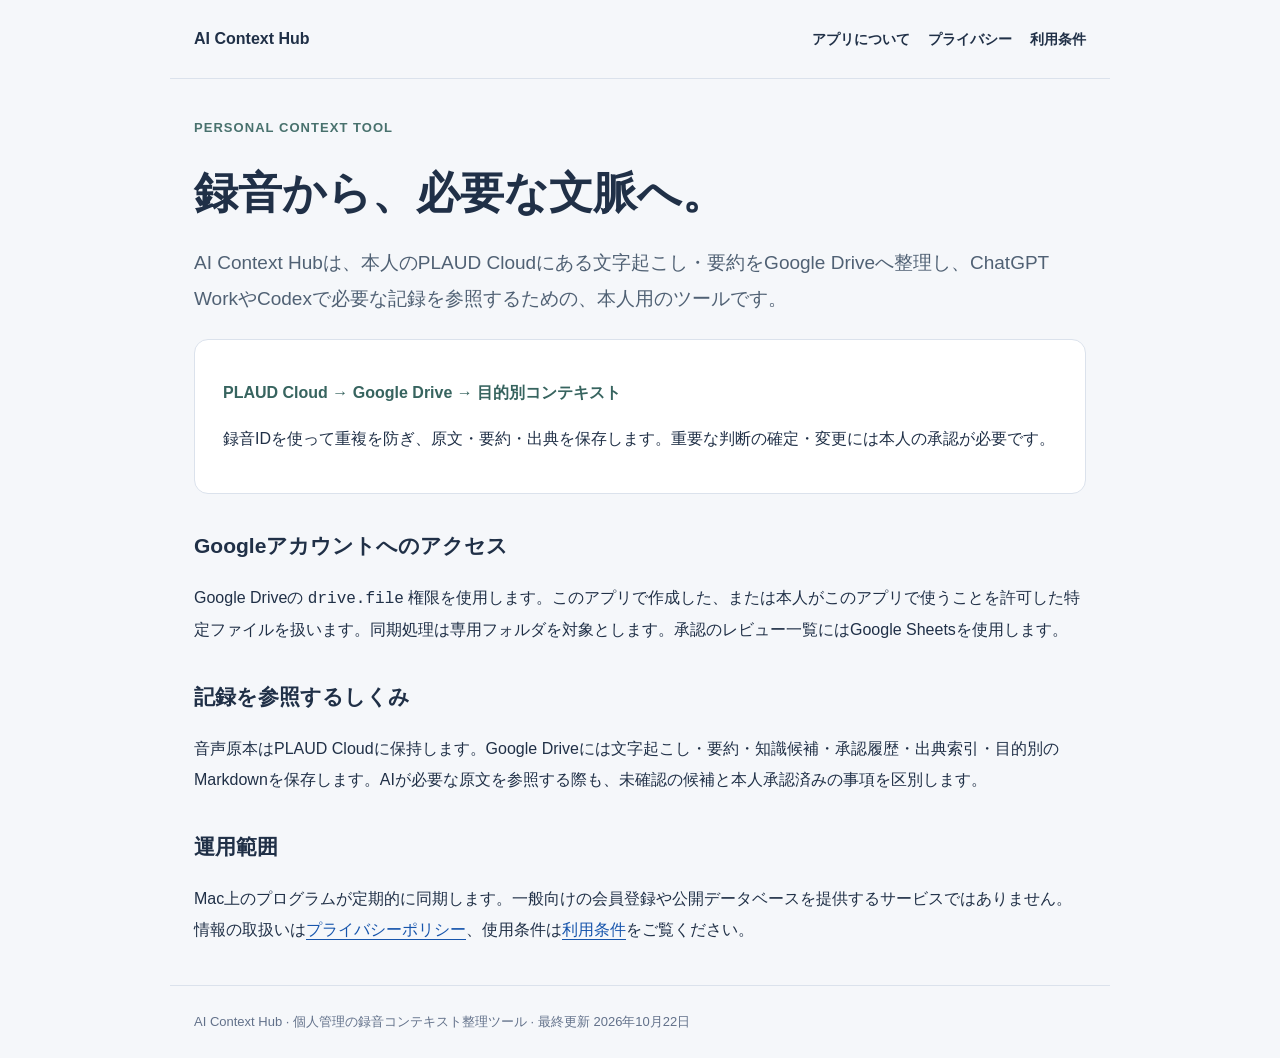
<file: index.html>
<!doctype html>
<html lang="ja"><head><meta charset="utf-8"><meta name="viewport" content="width=device-width, initial-scale=1"><title>アプリについて | AI Context Hub</title><link rel="stylesheet" href="style.css"><meta name="google-site-verification" content="VznNWMN3qQZ23jql1AAN5ZEtXPRwuHPbw-g-A1J9b-M" /></head><body>
<header><a href="index.html">AI Context Hub</a><nav aria-label="サイト内"><a href="index.html">アプリについて</a><a href="privacy.html">プライバシー</a><a href="terms.html">利用条件</a></nav></header>
<main><p class="eyebrow">PERSONAL CONTEXT TOOL</p><h1>録音から、必要な文脈へ。</h1>
<p class="lead">AI Context Hubは、本人のPLAUD Cloudにある文字起こし・要約をGoogle Driveへ整理し、ChatGPT WorkやCodexで必要な記録を参照するための、本人用のツールです。</p>
<div class="card"><p class="flow">PLAUD Cloud → Google Drive → 目的別コンテキスト</p><p>録音IDを使って重複を防ぎ、原文・要約・出典を保存します。重要な判断の確定・変更には本人の承認が必要です。</p></div>
<h2>Googleアカウントへのアクセス</h2><p>Google Driveの <code>drive.file</code> 権限を使用します。このアプリで作成した、または本人がこのアプリで使うことを許可した特定ファイルを扱います。同期処理は専用フォルダを対象とします。承認のレビュー一覧にはGoogle Sheetsを使用します。</p>
<h2>記録を参照するしくみ</h2><p>音声原本はPLAUD Cloudに保持します。Google Driveには文字起こし・要約・知識候補・承認履歴・出典索引・目的別のMarkdownを保存します。AIが必要な原文を参照する際も、未確認の候補と本人承認済みの事項を区別します。</p>
<h2>運用範囲</h2><p>Mac上のプログラムが定期的に同期します。一般向けの会員登録や公開データベースを提供するサービスではありません。情報の取扱いは<a href="privacy.html">プライバシーポリシー</a>、使用条件は<a href="terms.html">利用条件</a>をご覧ください。</p></main>
<footer>AI Context Hub · 個人管理の録音コンテキスト整理ツール · 最終更新 2026年10月22日</footer></body></html>
</file>
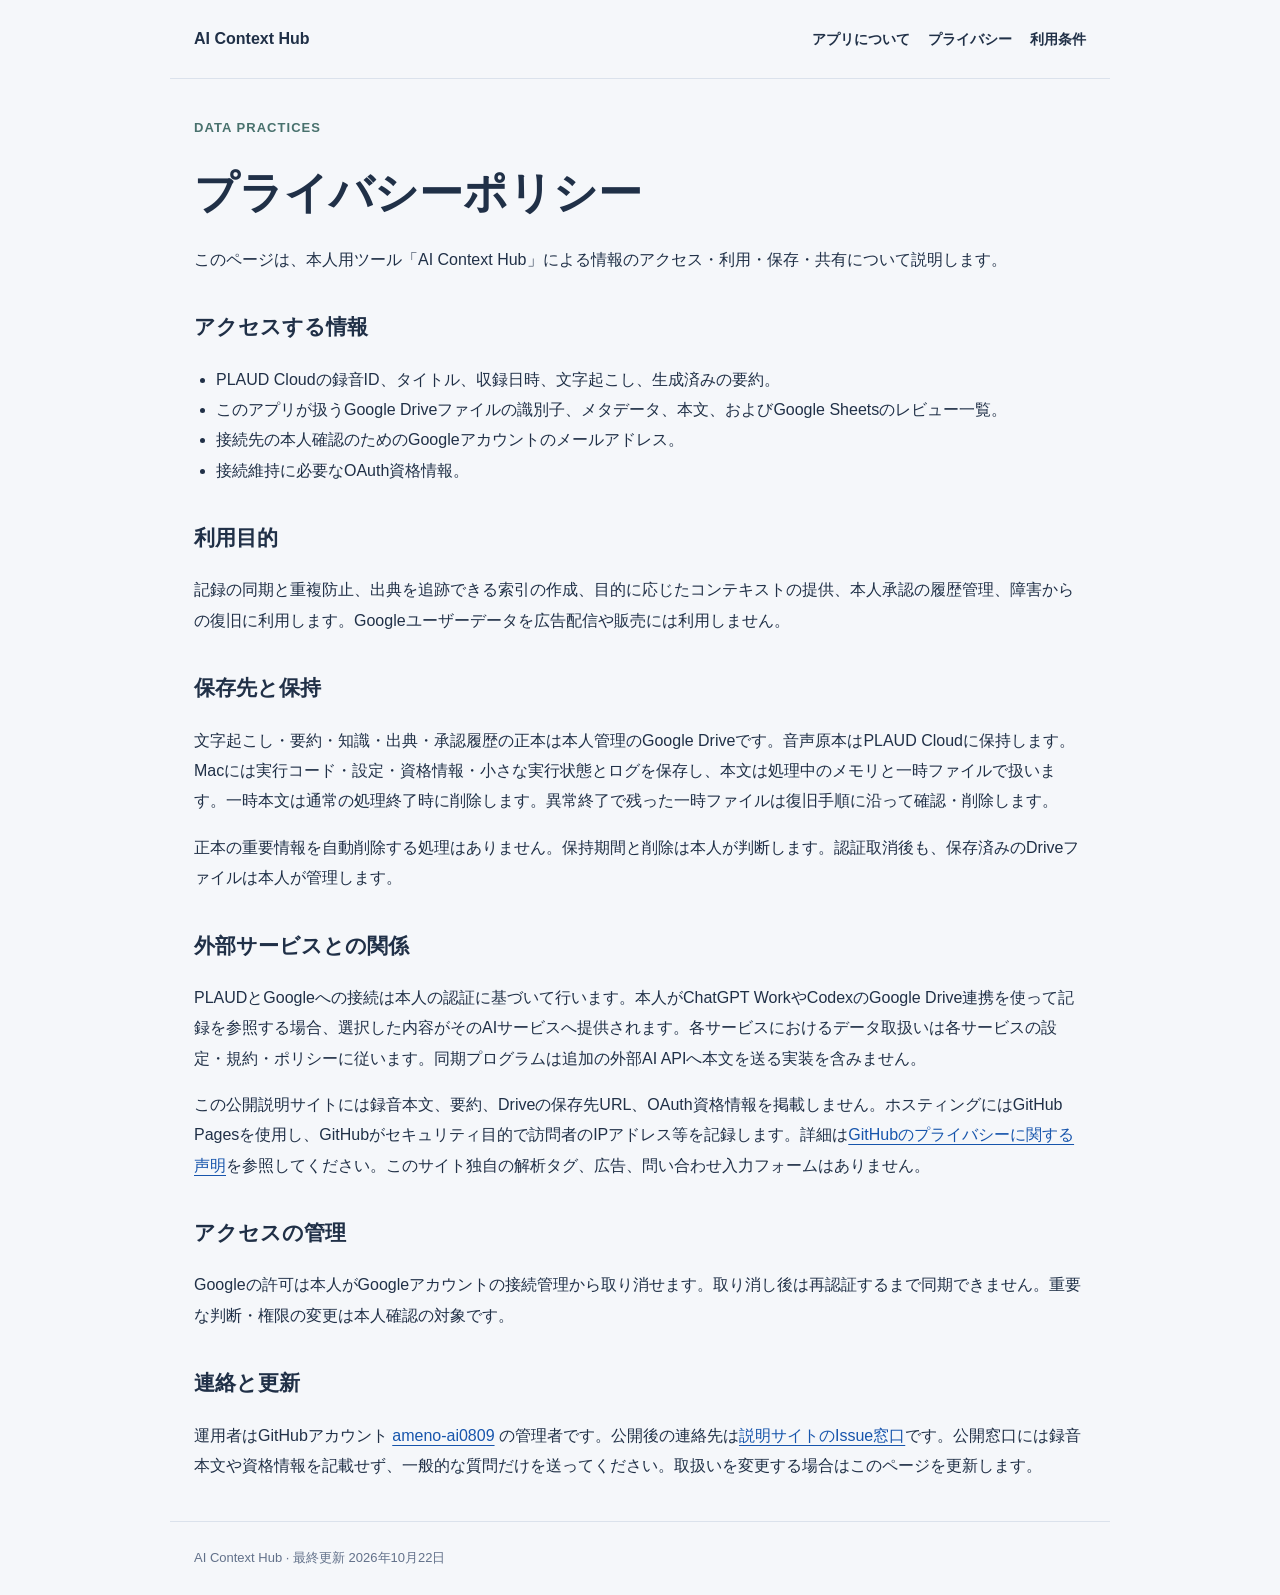
<file: privacy.html>
<!doctype html>
<html lang="ja"><head><meta charset="utf-8"><meta name="viewport" content="width=device-width, initial-scale=1"><title>プライバシーポリシー | AI Context Hub</title><link rel="stylesheet" href="style.css"></head><body>
<header><a href="index.html">AI Context Hub</a><nav aria-label="サイト内"><a href="index.html">アプリについて</a><a href="privacy.html">プライバシー</a><a href="terms.html">利用条件</a></nav></header>
<main><p class="eyebrow">DATA PRACTICES</p><h1>プライバシーポリシー</h1><p>このページは、本人用ツール「AI Context Hub」による情報のアクセス・利用・保存・共有について説明します。</p>
<h2>アクセスする情報</h2><ul><li>PLAUD Cloudの録音ID、タイトル、収録日時、文字起こし、生成済みの要約。</li><li>このアプリが扱うGoogle Driveファイルの識別子、メタデータ、本文、およびGoogle Sheetsのレビュー一覧。</li><li>接続先の本人確認のためのGoogleアカウントのメールアドレス。</li><li>接続維持に必要なOAuth資格情報。</li></ul>
<h2>利用目的</h2><p>記録の同期と重複防止、出典を追跡できる索引の作成、目的に応じたコンテキストの提供、本人承認の履歴管理、障害からの復旧に利用します。Googleユーザーデータを広告配信や販売には利用しません。</p>
<h2>保存先と保持</h2><p>文字起こし・要約・知識・出典・承認履歴の正本は本人管理のGoogle Driveです。音声原本はPLAUD Cloudに保持します。Macには実行コード・設定・資格情報・小さな実行状態とログを保存し、本文は処理中のメモリと一時ファイルで扱います。一時本文は通常の処理終了時に削除します。異常終了で残った一時ファイルは復旧手順に沿って確認・削除します。</p><p>正本の重要情報を自動削除する処理はありません。保持期間と削除は本人が判断します。認証取消後も、保存済みのDriveファイルは本人が管理します。</p>
<h2>外部サービスとの関係</h2><p>PLAUDとGoogleへの接続は本人の認証に基づいて行います。本人がChatGPT WorkやCodexのGoogle Drive連携を使って記録を参照する場合、選択した内容がそのAIサービスへ提供されます。各サービスにおけるデータ取扱いは各サービスの設定・規約・ポリシーに従います。同期プログラムは追加の外部AI APIへ本文を送る実装を含みません。</p>
<p>この公開説明サイトには録音本文、要約、Driveの保存先URL、OAuth資格情報を掲載しません。ホスティングにはGitHub Pagesを使用し、GitHubがセキュリティ目的で訪問者のIPアドレス等を記録します。詳細は<a href="https://docs.github.com/en/site-policy/privacy-policies/github-general-privacy-statement">GitHubのプライバシーに関する声明</a>を参照してください。このサイト独自の解析タグ、広告、問い合わせ入力フォームはありません。</p>
<h2>アクセスの管理</h2><p>Googleの許可は本人がGoogleアカウントの接続管理から取り消せます。取り消し後は再認証するまで同期できません。重要な判断・権限の変更は本人確認の対象です。</p>
<h2>連絡と更新</h2><p>運用者はGitHubアカウント <a href="https://github.com/ameno-ai0809">ameno-ai0809</a> の管理者です。公開後の連絡先は<a href="https://github.com/ameno-ai0809/ameno-ai0809.github.io/issues">説明サイトのIssue窓口</a>です。公開窓口には録音本文や資格情報を記載せず、一般的な質問だけを送ってください。取扱いを変更する場合はこのページを更新します。</p></main>
<footer>AI Context Hub · 最終更新 2026年10月22日</footer></body></html>
</file>
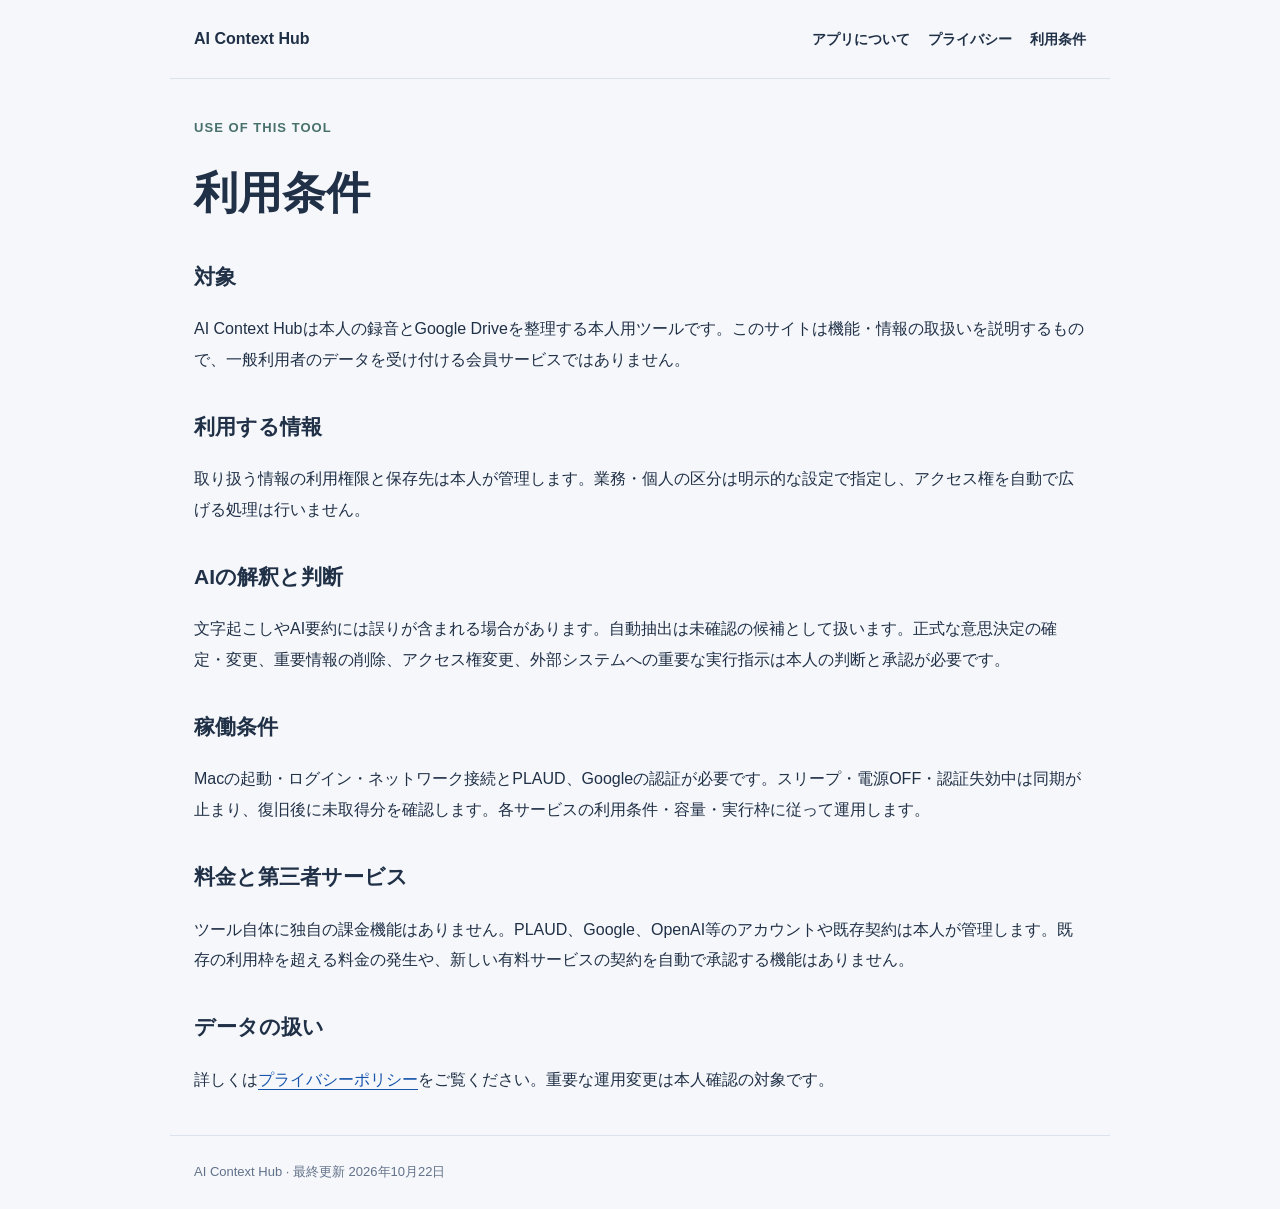
<file: terms.html>
<!doctype html>
<html lang="ja"><head><meta charset="utf-8"><meta name="viewport" content="width=device-width, initial-scale=1"><title>利用条件 | AI Context Hub</title><link rel="stylesheet" href="style.css"></head><body>
<header><a href="index.html">AI Context Hub</a><nav aria-label="サイト内"><a href="index.html">アプリについて</a><a href="privacy.html">プライバシー</a><a href="terms.html">利用条件</a></nav></header>
<main><p class="eyebrow">USE OF THIS TOOL</p><h1>利用条件</h1>
<h2>対象</h2><p>AI Context Hubは本人の録音とGoogle Driveを整理する本人用ツールです。このサイトは機能・情報の取扱いを説明するもので、一般利用者のデータを受け付ける会員サービスではありません。</p>
<h2>利用する情報</h2><p>取り扱う情報の利用権限と保存先は本人が管理します。業務・個人の区分は明示的な設定で指定し、アクセス権を自動で広げる処理は行いません。</p>
<h2>AIの解釈と判断</h2><p>文字起こしやAI要約には誤りが含まれる場合があります。自動抽出は未確認の候補として扱います。正式な意思決定の確定・変更、重要情報の削除、アクセス権変更、外部システムへの重要な実行指示は本人の判断と承認が必要です。</p>
<h2>稼働条件</h2><p>Macの起動・ログイン・ネットワーク接続とPLAUD、Googleの認証が必要です。スリープ・電源OFF・認証失効中は同期が止まり、復旧後に未取得分を確認します。各サービスの利用条件・容量・実行枠に従って運用します。</p>
<h2>料金と第三者サービス</h2><p>ツール自体に独自の課金機能はありません。PLAUD、Google、OpenAI等のアカウントや既存契約は本人が管理します。既存の利用枠を超える料金の発生や、新しい有料サービスの契約を自動で承認する機能はありません。</p>
<h2>データの扱い</h2><p>詳しくは<a href="privacy.html">プライバシーポリシー</a>をご覧ください。重要な運用変更は本人確認の対象です。</p></main>
<footer>AI Context Hub · 最終更新 2026年10月22日</footer></body></html>
</file>
<file: style.css>
*{box-sizing:border-box}body{margin:0;font-family:-apple-system,BlinkMacSystemFont,"Hiragino Kaku Gothic ProN",sans-serif;background:#f5f7fa;color:#203047;line-height:1.9}header,main,footer{max-width:940px;margin:auto;padding:24px}header{display:flex;align-items:center;justify-content:space-between;border-bottom:1px solid #dbe2ec}header a{font-weight:700;text-decoration:none;color:#203047}nav{display:flex;gap:18px;font-size:14px}h1{font-size:clamp(28px,4vw,44px);line-height:1.45;margin:20px 0}h2{font-size:21px;margin-top:32px}p,li{font-size:16px}a{color:#1755ac;text-underline-offset:4px}.eyebrow{color:#48716d;font-size:13px;font-weight:700;letter-spacing:.08em}.lead{font-size:19px;color:#506174}.card{background:#fff;border:1px solid #dbe2ec;border-radius:14px;padding:22px 28px;margin:22px 0}.flow{font-weight:600;color:#37645f}footer{border-top:1px solid #dbe2ec;color:#62718a;font-size:13px}ul{padding-left:22px}@media(max-width:600px){header{display:block}nav{margin-top:12px;flex-wrap:wrap;gap:12px}header,main,footer{padding:18px}.card{padding:18px}}
</file>
